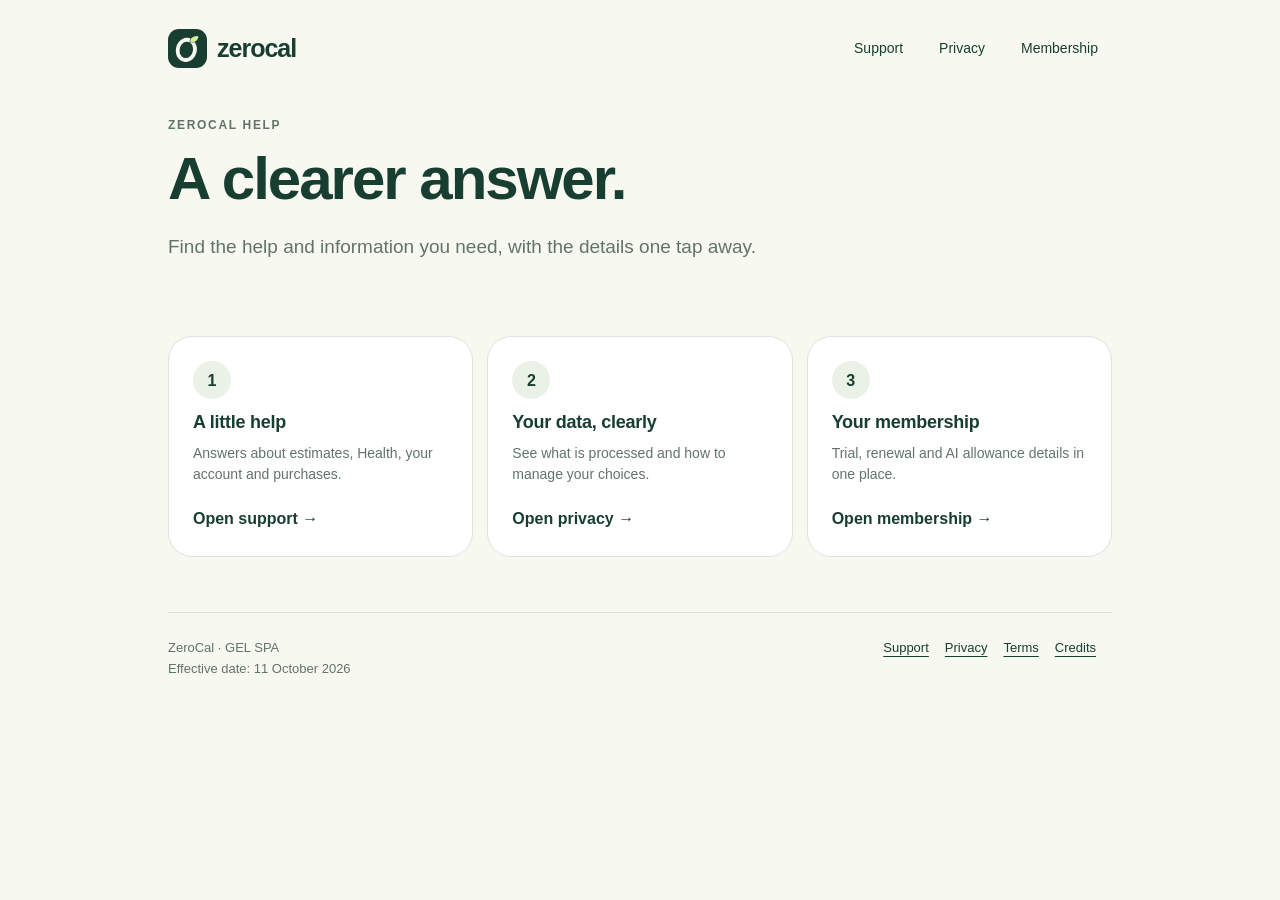
<file: index.html>
<!doctype html>
<html lang="en"><head><meta charset="utf-8"><meta name="viewport" content="width=device-width,initial-scale=1"><meta name="color-scheme" content="light"><meta name="robots" content="index,follow"><meta name="zerocal-policy-version" content="2026-09-10-v1"><meta name="description" content="Find the help and information you need, with the details one tap away."><title>A clearer answer. · ZeroCal</title><link rel="icon" href="assets/zerocal-icon.png"><link rel="stylesheet" href="assets/site.css"><link rel="canonical" href="https://gelspa.github.io/zerocal-support/index.html"></head>
<body><a class="skip" href="#main">Skip to content</a><div class="wrap"><header class="masthead"><a class="brand" href="index.html" aria-label="ZeroCal help home"><img src="assets/zerocal-icon.png" width="39" height="39" alt="">zerocal</a><nav class="navigation" aria-label="Help and legal"><a href="support.html">Support</a><a href="privacy.html">Privacy</a><a href="terms.html">Membership</a></nav></header><main id="main"><section class="hero"><p class="eyebrow">ZeroCal help</p><h1>A clearer answer.</h1><p class="lede">Find the help and information you need, with the details one tap away.</p></section><div class="cards"><a class="card page-link" href="support.html"><span class="number">1</span><h2>A little help</h2><p>Answers about estimates, Health, your account and purchases.</p><span>Open support →</span></a><a class="card page-link" href="privacy.html"><span class="number">2</span><h2>Your data, clearly</h2><p>See what is processed and how to manage your choices.</p><span>Open privacy →</span></a><a class="card page-link" href="terms.html"><span class="number">3</span><h2>Your membership</h2><p>Trial, renewal and AI allowance details in one place.</p><span>Open membership →</span></a></div></main><footer class="foot"><div>ZeroCal · GEL SPA<br>Effective date: 11 October 2026</div><div><a href="support.html">Support</a><a href="privacy.html">Privacy</a><a href="terms.html">Terms</a><a href="third-party.html">Credits</a></div></footer></div></body></html>
</file>
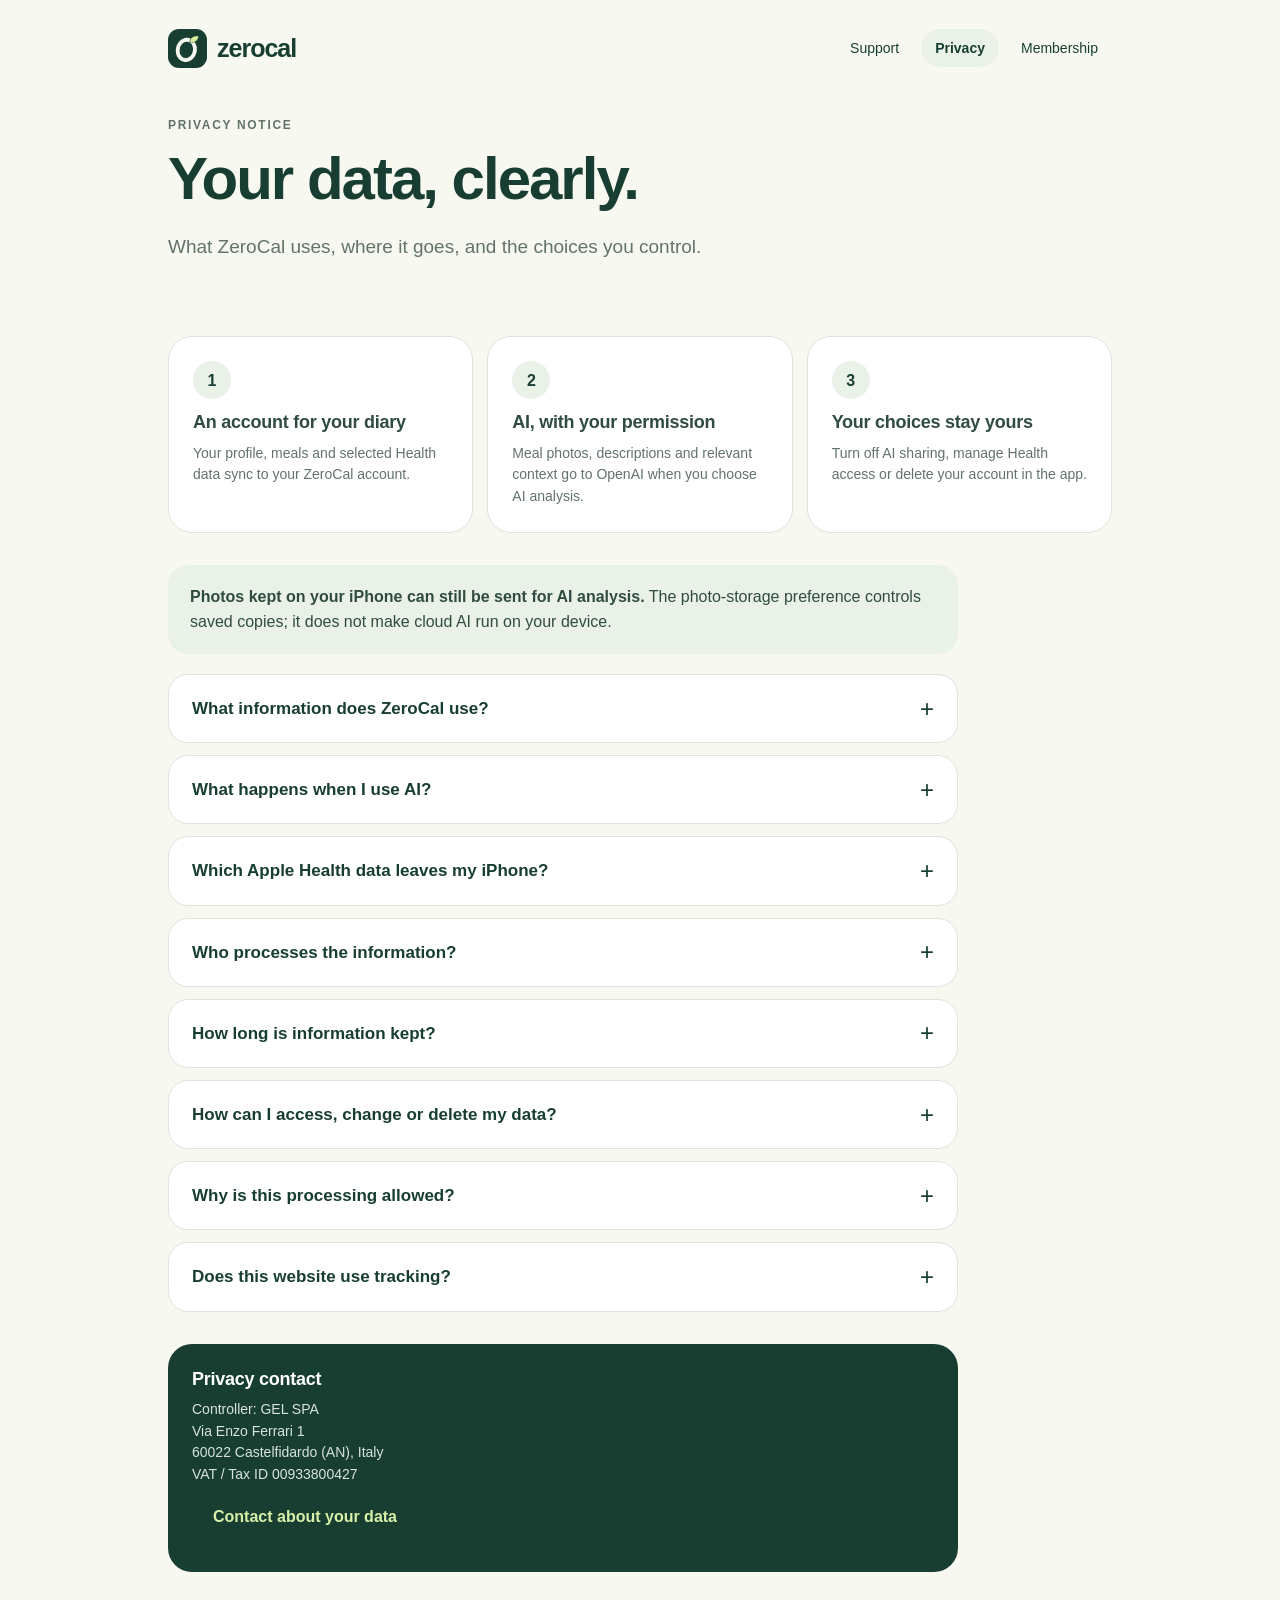
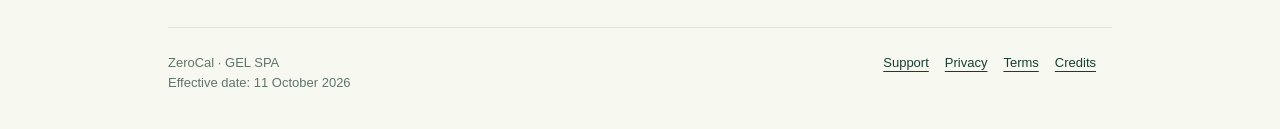
<file: privacy.html>
<!doctype html>
<html lang="en"><head><meta charset="utf-8"><meta name="viewport" content="width=device-width,initial-scale=1"><meta name="color-scheme" content="light"><meta name="robots" content="index,follow"><meta name="zerocal-policy-version" content="2026-09-10-v1"><meta name="description" content="What ZeroCal uses, where it goes, and the choices you control."><title>Your data, clearly. · ZeroCal</title><link rel="icon" href="assets/zerocal-icon.png"><link rel="stylesheet" href="assets/site.css"><link rel="canonical" href="https://gelspa.github.io/zerocal-support/privacy.html"></head>
<body><a class="skip" href="#main">Skip to content</a><div class="wrap"><header class="masthead"><a class="brand" href="index.html" aria-label="ZeroCal help home"><img src="assets/zerocal-icon.png" width="39" height="39" alt="">zerocal</a><nav class="navigation" aria-label="Help and legal"><a href="support.html">Support</a><a href="privacy.html" aria-current="page">Privacy</a><a href="terms.html">Membership</a></nav></header><main id="main"><section class="hero"><p class="eyebrow">Privacy notice</p><h1>Your data, clearly.</h1><p class="lede">What ZeroCal uses, where it goes, and the choices you control.</p></section><div class="cards"><article class="card"><span class="number">1</span><h2>An account for your diary</h2><p>Your profile, meals and selected Health data sync to your ZeroCal account.</p></article><article class="card"><span class="number">2</span><h2>AI, with your permission</h2><p>Meal photos, descriptions and relevant context go to OpenAI when you choose AI analysis.</p></article><article class="card"><span class="number">3</span><h2>Your choices stay yours</h2><p>Turn off AI sharing, manage Health access or delete your account in the app.</p></article></div><div class="content"><div class="note"><p><strong>Photos kept on your iPhone can still be sent for AI analysis.</strong> The photo-storage preference controls saved copies; it does not make cloud AI run on your device.</p></div><details><summary>What information does ZeroCal use?</summary><div class="answer"><div class="table-scroll"><table><thead><tr><th>Information</th><th>Why it is used</th></tr></thead><tbody>
<tr><td>Account and profile</td><td>Email, account identifier, optional display name, date of birth/age, body measurements, goals and food preferences support sign-in, tracking and a personalized plan.</td></tr>
<tr><td>Your journal</td><td>Meal descriptions, ingredients, portions, nutrition, saved photos, exercise and weight entries provide your diary and progress history. Account records use cloud storage; the app also keeps local drafts and caches.</td></tr>
<tr><td>AI requests</td><td>Selected meal photos or labels, descriptions, clarification answers, coach messages and relevant nutrition context are processed to estimate food or respond to your request.</td></tr>
<tr><td>Apple Health</td><td>With your permission, steps, active energy and weight can sync to your account. Other supported Health readings are shown on this iPhone, as described below.</td></tr>
<tr><td>Purchases and usage</td><td>Signed Apple transaction details, product and subscription status, account binding and AI request/cost records verify access, enforce the allowance and prevent duplicate or abusive requests. We do not receive your payment-card details.</td></tr>
<tr><td>Support and service records</td><td>Information you send to support, plus technical connection, security and error records, helps operate the service and resolve problems.</td></tr>
</tbody></table></div></div></details><details><summary>What happens when I use AI?</summary><div class="answer"><p>Before AI sharing is enabled, ZeroCal asks for permission to send the information needed for your request to <strong>OpenAI</strong> through ZeroCal's cloud service. Relevant context may include meal records, nutrition totals, preferences and goals. Avoid including other people's information or details that are not needed.</p><p>New photo, label and text analyses, follow-up clarifications and AI coaching use cloud processing. Native voice input is transcribed on the iPhone; submitting that description for AI sends the resulting text. Older cloud-transcription clients may send audio for processing.</p><p>You can turn sharing off in <strong>You → Privacy &amp; your data</strong>. This stops new AI requests through that account's setting on this device; it does not retract requests already processed. Manual logging, searches and saved-food reuse remain available under your membership.</p><p>AI responses are estimates. Photo meals are added to your diary automatically; check the food and portion there. Review other estimates before saving. They are not medical diagnoses or decisions about access to care.</p></div></details><details><summary>Which Apple Health data leaves my iPhone?</summary><div class="answer"><p><strong>Steps, active energy and weight</strong> can be copied into your ZeroCal account after you connect Apple Health.</p><p>ZeroCal writes to Apple Health only if you turn on <strong>Save meals to Apple Health</strong> in ZeroCal's Apple Health settings. It is optional and off until you turn it on, and Apple Health asks for your permission separately. While it is on, each meal in your diary is saved to Apple Health with its name, how it was logged and its energy, protein, carbohydrate, fat, fibre, sugar and sodium when that diary day refreshes on this iPhone. A value ZeroCal does not know is left out. ZeroCal does not write water or weight. Other apps you allow to read nutrition in Apple Health can see these records. Turning the setting off stops new saves, and you can then remove the meals ZeroCal saved.</p><p>Other supported readings—including glucose, sleep, resting energy, body composition, resting heart rate, heart-rate variability, water and workouts—are read for the Health views on this iPhone and are not synced to ZeroCal's cloud. Optional GLP-1/appetite notes and glucose check-in preferences are kept locally, separately for each ZeroCal account.</p><p>Use Apple Health's app-permission settings to choose individual data types. Disconnecting in ZeroCal stops new reads for that account, but does not automatically erase information already imported. Deleting your ZeroCal account does not delete the source records in Apple Health or meals ZeroCal saved there; remove those in ZeroCal first, or in Apple Health.</p><p>Health readings may be incomplete or delayed. ZeroCal does not replace your sensor's app, glucose alarms or medical care. Health data is not used for advertising in ZeroCal.</p></div></details><details><summary>Who processes the information?</summary><div class="answer"><ul><li><strong>Supabase</strong> provides the account, database, saved-photo storage and server functions used by ZeroCal.</li><li><strong>OpenAI</strong> processes information sent for AI features.</li><li><strong>Apple</strong> handles App Store purchases and subscription management, and supplies signed transaction information. Apple and Google also process sign-in if you choose those sign-in options.</li><li><strong>GitHub Pages</strong> hosts these static help and policy pages. GitHub may process technical connection information to deliver and secure the pages. No app account, health journal or AI service is hosted on these pages.</li><li><strong>Support and infrastructure providers</strong> process messages and technical records needed to deliver the service.</li></ul><p>The current app does not include advertising tracking. Information can also be disclosed when needed to comply with a binding legal obligation or protect the security of the service.</p><p>Provider details and international processing: The primary ZeroCal account database is configured in Supabase’s London region. Server functions, AI processing, website delivery and provider support may involve other countries, including the United States. ZeroCal does not promise EU-only processing or zero retention. Service-provider processing is subject to their applicable data-processing terms and safeguards; contact GEL SPA for details or a copy of the safeguards relevant to your request.</p><p><a href="https://developers.openai.com/api/docs/guides/your-data">OpenAI API data controls</a> · <a href="https://supabase.com/privacy">Supabase privacy</a> · <a href="https://www.apple.com/legal/privacy/">Apple privacy</a> · <a href="https://policies.google.com/privacy">Google privacy</a> · <a href="https://docs.github.com/en/site-policy/privacy-policies/github-general-privacy-statement">GitHub privacy</a></p></div></details><details><summary>How long is information kept?</summary><div class="answer"><p>Your account profile, diary and saved cloud photos are kept to provide your account until you remove them or delete the account. The account-deletion flow removes saved cloud photos and deletes the account and associated records. Cost-enforcement records can remain with their account identifier removed.</p><p>Removing your account does not erase Apple's purchase records or copies you exported yourself. Support, security, purchase-compliance and backup records have different retention needs:</p><p>Account data remains available while the account exists, unless you remove it. Support correspondence is kept to handle the request and any related dispute or legal obligation. Purchase and security records are kept for access verification, abuse prevention and applicable record-keeping duties. The current service does not set a single automatic deletion period for all security, cost or support records. When an account is deleted, the processing-cost ledger can remain with its account link removed. Provider security logs and backup copies follow the relevant provider retention settings and are not guaranteed to disappear at the same time as the live account. Contact GEL SPA for a data-specific retention or deletion request.</p><p>AI requests use OpenAI's API. ZeroCal requests that Responses API output not be stored as retrievable application state, but this does not mean zero provider retention. OpenAI's standard API policy includes abuse-monitoring retention and applicable exceptions. See <a href="https://developers.openai.com/api/docs/guides/your-data">the provider's data controls</a>; ZeroCal does not promise that every copy disappears immediately.</p></div></details><details><summary>How can I access, change or delete my data?</summary><div class="answer"><p>You can edit your profile and meals in the app. Use <strong>You → Account → Delete account</strong> to request permanent deletion of the signed-in account. This action is separate from canceling your Apple subscription; <a href="https://support.apple.com/en-us/118428">cancel through Apple</a> if you also want billing to stop.</p><p>Contact support to request a copy of your account data or exercise applicable access, correction, deletion, restriction, objection or portability rights. We may need to verify that the account belongs to you. Depending on where you live, you may also complain to your data-protection authority. Withdrawing consent does not undo processing that already took place.</p><p>The app's export for a previous on-device journal is not a complete export of every cloud record; support handles broader account-data requests.</p></div></details><details><summary>Why is this processing allowed?</summary><div class="answer"><p>Account, purchase and service operations are needed to provide the membership you request. Security and abuse controls protect the service and its users; some purchase or security records may be needed for legal obligations.</p><p>Optional Health access and AI sharing have separate controls. Choosing not to enable them does not grant permission to send that information.</p><p>We process account and subscription information to provide the service you request and meet applicable legal obligations. Security and abuse controls support our legitimate interest in protecting the service. Before opening or creating your cloud nutrition journal, ZeroCal asks you to expressly allow GEL SPA to store and process your nutrition and health information, and records the accepted policy version and time for your account. You may decline; the cloud journal stays unavailable without this permission. Apple Health access and AI sharing with OpenAI require separate choices. Sign out to stop new syncing on the device, or use Account to delete your cloud data; contact GEL SPA to withdraw consent or make a data request. Withdrawal does not undo processing that has already taken place.</p><p>ZeroCal is designed for adults aged 18 and over. If a child's information has been provided in error, contact us so that we can review and remove it where appropriate.</p></div></details><details><summary>Does this website use tracking?</summary><div class="answer"><p>These help pages do not set analytics or advertising cookies and contain no analytics scripts. GitHub Pages may receive standard connection information such as IP address, browser and requested page to deliver and secure this site. External links take you to providers with their own policies.</p><p>If the site later adds forms, analytics or other processing, this notice must be updated before those features are enabled.</p></div></details><section class="card contact"><h2>Privacy contact</h2><p>Controller: GEL SPA<br>Via Enzo Ferrari 1<br>60022 Castelfidardo (AN), Italy<br>VAT / Tax ID 00933800427</p><a class="button" href="mailto:info@gel.it">Contact about your data</a></section></div></main><footer class="foot"><div>ZeroCal · GEL SPA<br>Effective date: 11 October 2026</div><div><a href="support.html">Support</a><a href="privacy.html">Privacy</a><a href="terms.html">Terms</a><a href="third-party.html">Credits</a></div></footer></div></body></html>
</file>
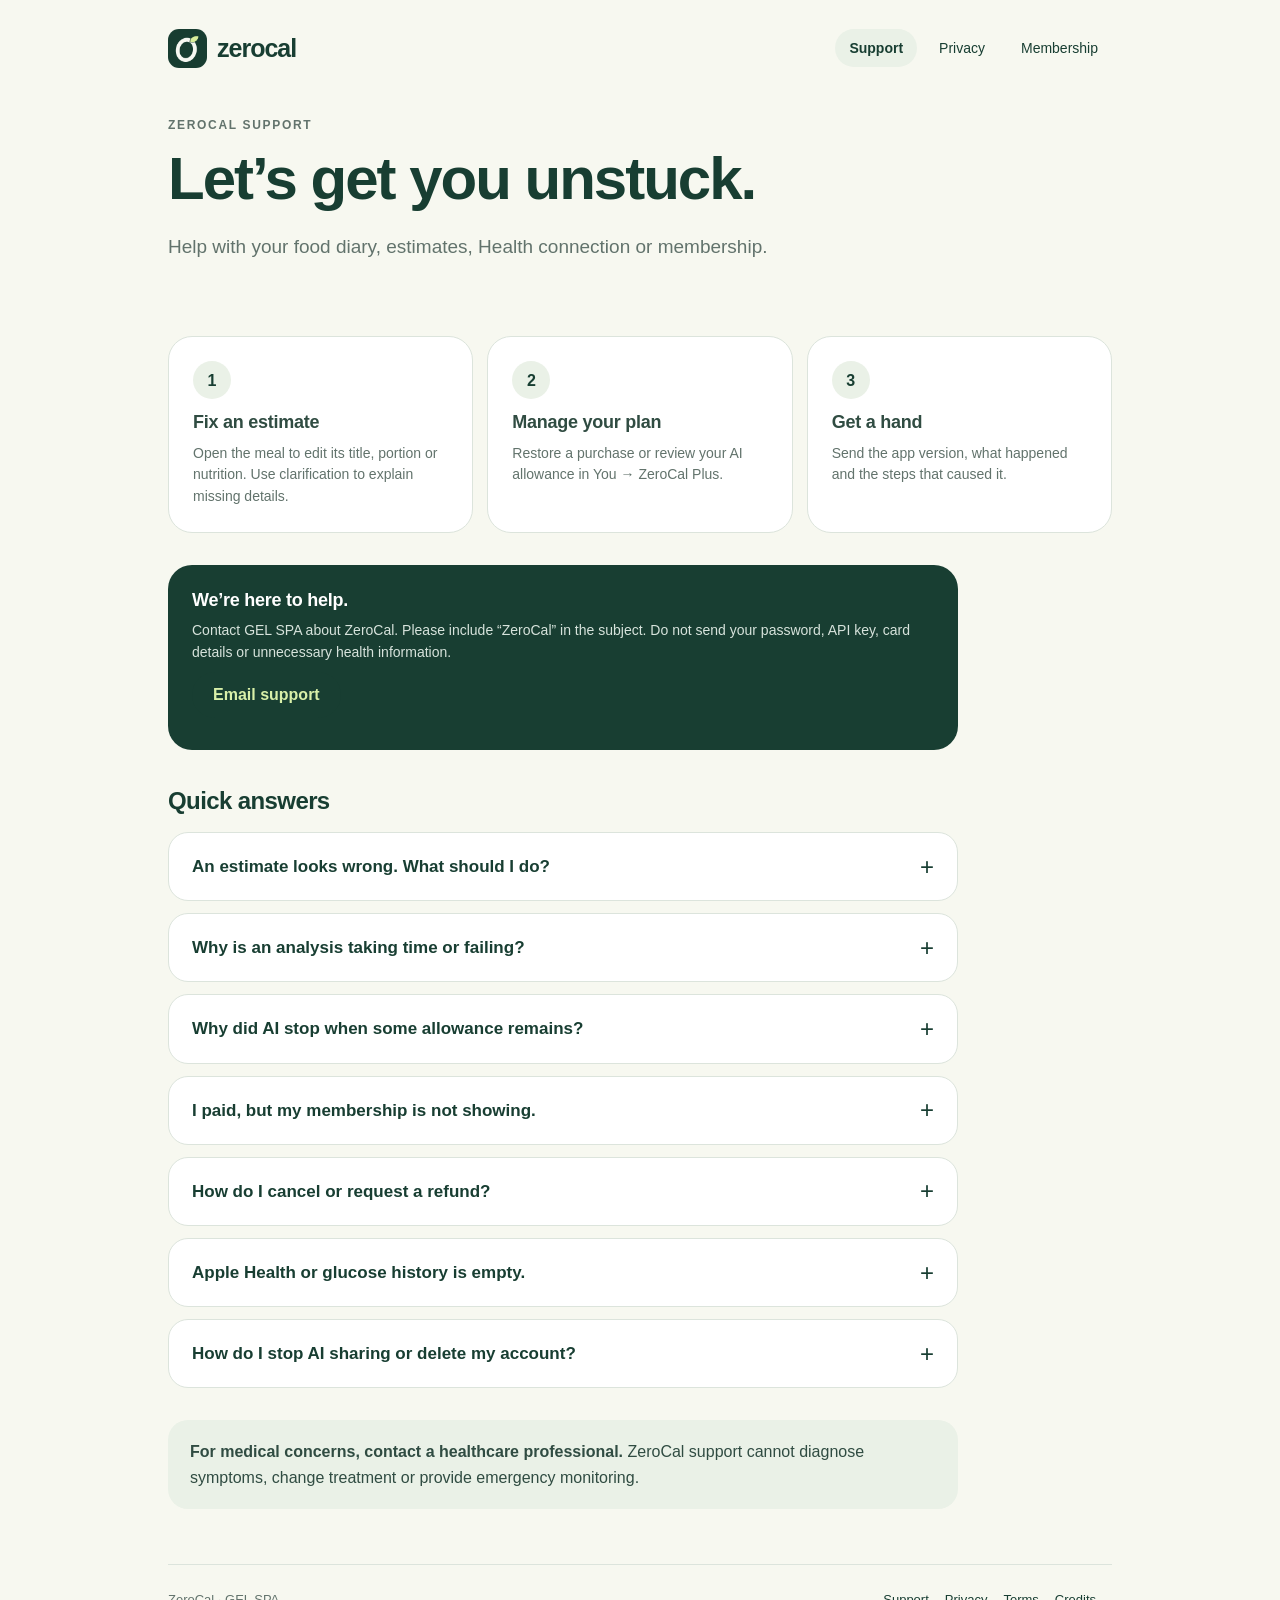
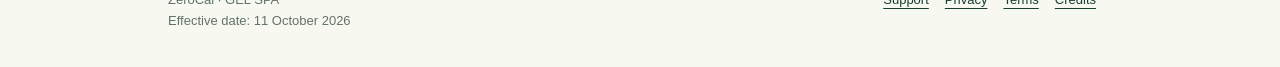
<file: support.html>
<!doctype html>
<html lang="en"><head><meta charset="utf-8"><meta name="viewport" content="width=device-width,initial-scale=1"><meta name="color-scheme" content="light"><meta name="robots" content="index,follow"><meta name="zerocal-policy-version" content="2026-09-10-v1"><meta name="description" content="Help with your food diary, estimates, Health connection or membership."><title>Let’s get you unstuck. · ZeroCal</title><link rel="icon" href="assets/zerocal-icon.png"><link rel="stylesheet" href="assets/site.css"><link rel="canonical" href="https://gelspa.github.io/zerocal-support/support.html"></head>
<body><a class="skip" href="#main">Skip to content</a><div class="wrap"><header class="masthead"><a class="brand" href="index.html" aria-label="ZeroCal help home"><img src="assets/zerocal-icon.png" width="39" height="39" alt="">zerocal</a><nav class="navigation" aria-label="Help and legal"><a href="support.html" aria-current="page">Support</a><a href="privacy.html">Privacy</a><a href="terms.html">Membership</a></nav></header><main id="main"><section class="hero"><p class="eyebrow">ZeroCal support</p><h1>Let’s get you unstuck.</h1><p class="lede">Help with your food diary, estimates, Health connection or membership.</p></section><div class="cards"><article class="card"><span class="number">1</span><h2>Fix an estimate</h2><p>Open the meal to edit its title, portion or nutrition. Use clarification to explain missing details.</p></article><article class="card"><span class="number">2</span><h2>Manage your plan</h2><p>Restore a purchase or review your AI allowance in You → ZeroCal Plus.</p></article><article class="card"><span class="number">3</span><h2>Get a hand</h2><p>Send the app version, what happened and the steps that caused it.</p></article></div><div class="content"><section class="card contact"><h2>We’re here to help.</h2><p>Contact GEL SPA about ZeroCal. Please include “ZeroCal” in the subject. Do not send your password, API key, card details or unnecessary health information.</p><a class="button" href="mailto:info@gel.it">Email support</a></section><section class="section"><h2>Quick answers</h2><details><summary>An estimate looks wrong. What should I do?</summary><div class="answer"><p>Open the meal and check its ingredients and portion. Photo meals are added automatically, so open the meal in your diary to correct the portion or ingredients. Before saving a text or label analysis, use the clarification option to explain what you ate, how much, and whether a weight is raw or cooked. You can also edit the estimate manually.</p><p>Photos cannot reliably reveal hidden oils, exact ingredients or weighed portions. Nutrition labels, measured portions and clear descriptions help. Do not rely on an estimate for medication or clinical decisions.</p></div></details><details><summary>Why is an analysis taking time or failing?</summary><div class="answer"><p>A complex photo or description can need more processing. A weak connection can also interrupt the request. If the app reports a failure, preserve your description and check the connection before trying again. Manual logging and saved meals are alternatives while AI is unavailable.</p><p>If it keeps happening, send support your app version, device model, approximate time and the on-screen error. Include a screenshot only if you are comfortable sharing its contents. Repeated attempts can use AI allowance when processing has already started.</p></div></details><details><summary>Why did AI stop when some allowance remains?</summary><div class="answer"><p>A new analysis must fit within the available allowance before it starts. A complex request may need more than the amount left. Daily limits also apply.</p><p>Open <strong>You → ZeroCal Plus</strong> for the allowance and reset date. Paid allowance refreshes monthly. Your plan determines the reset date shown in the app. Your saved meals, searches, barcode lookup and manual logging remain available while your membership is active. <a href="terms.html#allowance">Read the allowance details</a>.</p></div></details><details><summary>I paid, but my membership is not showing.</summary><div class="answer"><p>Sign in to the same ZeroCal account you used for the purchase and check that your iPhone uses the Apple Account that made it. Open <strong>You → ZeroCal Plus → Restore purchases</strong>.</p><p>A pending Apple payment or Ask to Buy approval does not grant active access until approved. If restoration still fails, contact support with the order reference and error message. Never send your Apple password. A purchase is tied to its original ZeroCal account; it does not automatically move to a newly created account.</p></div></details><details><summary>How do I cancel or request a refund?</summary><div class="answer"><p>On iPhone, open <strong>Settings → your name → Subscriptions → ZeroCal</strong>, then choose the cancellation option. Apple recommends canceling at least 24 hours before a free trial ends if you do not want to be charged.</p><p>Deleting ZeroCal or your ZeroCal account does not cancel an Apple subscription. Apple manages App Store refunds; eligibility depends on the transaction and applicable rights.</p><p><a href="https://support.apple.com/en-us/118428">Apple cancellation instructions</a> · <a href="https://reportaproblem.apple.com/">Request a refund from Apple</a></p></div></details><details><summary>Apple Health or glucose history is empty.</summary><div class="answer"><p>Open ZeroCal's Apple Health settings and connect or update access. In Apple Health, check the data types shared with ZeroCal and whether the source app has recorded any readings.</p><p>Apple keeps read permissions private, so an empty result does not tell ZeroCal whether access was denied or no reading exists. A glucose sensor's own app must share readings with Apple Health, and those readings may arrive later. Use the sensor's app for current readings and medical alerts.</p></div></details><details><summary>How do I stop AI sharing or delete my account?</summary><div class="answer"><p>Open <strong>You → Privacy &amp; your data</strong> to turn off AI sharing. Manage individual Health permissions in Apple Health.</p><p>For deletion, open <strong>You → Account → Delete account</strong>. Review which account is signed in first. Deletion is permanent and does not cancel Apple billing. If you cannot sign in, contact support for account recovery or a verified data request. <a href="privacy.html">Read the privacy notice</a>.</p></div></details></section><div class="note"><p><strong>For medical concerns, contact a healthcare professional.</strong> ZeroCal support cannot diagnose symptoms, change treatment or provide emergency monitoring.</p></div></div></main><footer class="foot"><div>ZeroCal · GEL SPA<br>Effective date: 11 October 2026</div><div><a href="support.html">Support</a><a href="privacy.html">Privacy</a><a href="terms.html">Terms</a><a href="third-party.html">Credits</a></div></footer></div></body></html>
</file>
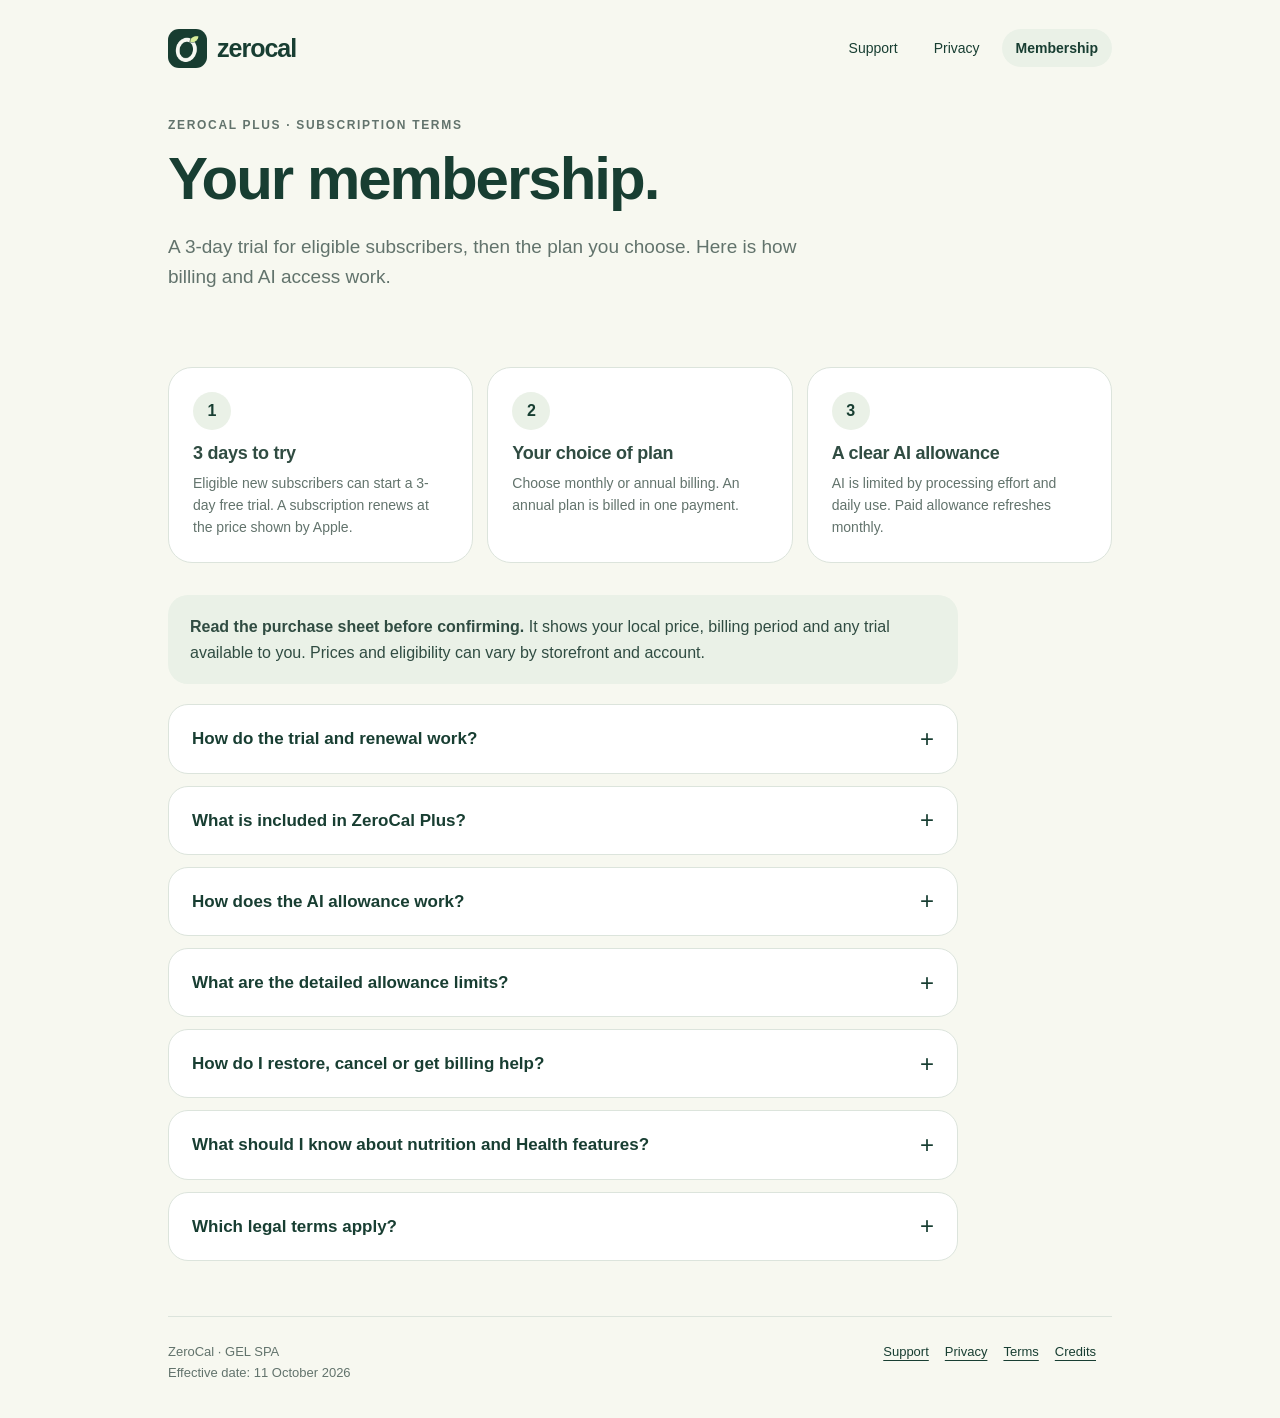
<file: terms.html>
<!doctype html>
<html lang="en"><head><meta charset="utf-8"><meta name="viewport" content="width=device-width,initial-scale=1"><meta name="color-scheme" content="light"><meta name="robots" content="index,follow"><meta name="zerocal-policy-version" content="2026-09-10-v1"><meta name="description" content="A 3-day trial for eligible subscribers, then the plan you choose. Here is how billing and AI access work."><title>Your membership. · ZeroCal</title><link rel="icon" href="assets/zerocal-icon.png"><link rel="stylesheet" href="assets/site.css"><link rel="canonical" href="https://gelspa.github.io/zerocal-support/terms.html"></head>
<body><a class="skip" href="#main">Skip to content</a><div class="wrap"><header class="masthead"><a class="brand" href="index.html" aria-label="ZeroCal help home"><img src="assets/zerocal-icon.png" width="39" height="39" alt="">zerocal</a><nav class="navigation" aria-label="Help and legal"><a href="support.html">Support</a><a href="privacy.html">Privacy</a><a href="terms.html" aria-current="page">Membership</a></nav></header><main id="main"><section class="hero"><p class="eyebrow">ZeroCal Plus · Subscription terms</p><h1>Your membership.</h1><p class="lede">A 3-day trial for eligible subscribers, then the plan you choose. Here is how billing and AI access work.</p></section><div class="cards"><article class="card"><span class="number">1</span><h2>3 days to try</h2><p>Eligible new subscribers can start a 3-day free trial. A subscription renews at the price shown by Apple.</p></article><article class="card"><span class="number">2</span><h2>Your choice of plan</h2><p>Choose monthly or annual billing. An annual plan is billed in one payment.</p></article><article class="card"><span class="number">3</span><h2>A clear AI allowance</h2><p>AI is limited by processing effort and daily use. Paid allowance refreshes monthly.</p></article></div><div class="content"><div class="note"><p><strong>Read the purchase sheet before confirming.</strong> It shows your local price, billing period and any trial available to you. Prices and eligibility can vary by storefront and account.</p></div><details><summary>How do the trial and renewal work?</summary><div class="answer"><p>ZeroCal Plus is an auto-renewable App Store subscription. Eligible new subscribers receive a <strong>3-day free trial</strong> on the monthly or annual plan, followed by the localized price and period shown before purchase. If Apple determines that you are not eligible, no free trial is promised.</p><p>Both plans belong to the same subscription group. Changing plans or reinstalling the app does not create a new trial. The trial has a separate, limited AI allowance.</p><p>Apple charges your Apple Account and manages renewals. Cancel at least 24 hours before the trial ends if you do not want to be charged, following <a href="https://support.apple.com/en-us/118428">Apple's cancellation instructions</a>. Cancellation and refund rights vary by location; nothing here limits applicable consumer rights.</p></div></details><details><summary>What is included in ZeroCal Plus?</summary><div class="answer"><p>An active membership provides the food diary, manual and saved-food logging, product/barcode lookup, progress views and available Health connections, plus a limited AI allowance for new analyses and coaching.</p><p>Food and activity data depend on what you enter, your permissions, supported devices and external data sources. A subscription does not guarantee a particular nutrition result, weight change, medical outcome or level of estimation accuracy.</p><p>Family sharing is not enabled for these plans. Purchase access is associated with the ZeroCal account used to subscribe.</p></div></details><details id="allowance"><summary>How does the AI allowance work?</summary><div class="answer"><p>New photo, nutrition-label and text analyses, follow-up clarifications and AI coaching use allowance. More complex requests can use more. The allowance is <strong>not a fixed number of scans</strong>, and no number of daily AI meals is guaranteed.</p><p>Paid allowance resets <strong>monthly</strong>. For a monthly subscription, it follows your verified paid billing period. An annual plan divides its year into 12 monthly allowance periods, starting from the annual paid term; dates adjust for shorter months. Check the reset date shown in the app. The trial has one separate allowance for its verified trial duration. Unused allowance does not roll over, and an annual purchase does not unlock a year's AI capacity at once.</p><p>Daily limits and a one-at-a-time analysis limit apply. Before processing begins, enough allowance must remain for the request to complete. The app may therefore stop an analysis even while the meter shows some allowance left.</p><p>Searches, saved-food reuse, manual edits and on-device voice transcription do not use AI generation allowance. Sending the transcribed text for an AI estimate does.</p><p>There are <strong>no automatic AI overage charges</strong>. While your membership remains active, manual logging, saved meals and barcode lookup continue when AI allowance is exhausted.</p></div></details><details><summary>What are the detailed allowance limits?</summary><div class="answer"><p>The limits below describe the current plan's processing allowance. Dollar amounts measure the provider processing budget, <strong>not extra charges, cash credit or a guaranteed scan count</strong>. The app shows your remaining allowance and reset date.</p><div class="table-scroll"><table><thead><tr><th>Limit</th><th>Paid membership</th><th>3-day trial</th></tr></thead><tbody><tr><td>AI processing allowance</td><td>US$3 per monthly allowance period</td><td>US$1 total</td></tr><tr><td>Processing per rolling 24 hours</td><td>US$1.10</td><td>US$0.60</td></tr><tr><td>All AI requests per rolling 24 hours</td><td>Up to 12</td><td>Up to 5</td></tr><tr><td>Meal-analysis request ceiling</td><td>120 per monthly allowance period</td><td>9 total</td></tr><tr><td>Other AI request ceiling</td><td>120 per monthly allowance period</td><td>9 total</td></tr><tr><td>Simultaneous analyses</td><td>1</td><td>1</td></tr></tbody></table></div><p>The processing allowance can be used up before any request ceiling is reached. A follow-up is another request. An attempt can consume allowance if processing occurred but the connection, result or final cost could not be confirmed. Contact support about repeated failures.</p><p>Service-wide safety limits, outages or maintenance can temporarily make AI unavailable. Your diary and non-AI logging remain the alternatives during active membership. Published plan terms and applicable consumer rights govern any changes to the service.</p></div></details><details><summary>How do I restore, cancel or get billing help?</summary><div class="answer"><p>Use <strong>Restore purchases</strong> in ZeroCal Plus while signed in to the original ZeroCal and Apple accounts. Manage or cancel your plan in Apple's subscription settings. Deleting the app or ZeroCal account does not cancel billing.</p><p><a class="button" href="https://apps.apple.com/account/subscriptions">Manage Apple subscriptions</a><a class="button secondary" href="https://reportaproblem.apple.com/">Ask Apple about a refund</a></p><p>Apple handles App Store refund requests. Contact <a href="support.html">ZeroCal support</a> if your verified purchase is not granting access.</p></div></details><details><summary>What should I know about nutrition and Health features?</summary><div class="answer"><p>ZeroCal is for adults aged 18 and over and supports general nutrition and wellness. Estimates, targets, meal ideas and projections are informational and can be wrong. Photo meals are added to your diary automatically; check their portions and ingredients there. Review other estimates before saving.</p><p>ZeroCal is not a medical device and does not diagnose or treat conditions. GLP-1 notes do not recommend doses or change treatment. Glucose history may be delayed and is not a glucose alarm. Use your clinician and sensor's own app for medical decisions and alerts.</p></div></details><details><summary>Which legal terms apply?</summary><div class="answer"><p>The app license is governed by <a href="https://www.apple.com/legal/internet-services/itunes/dev/stdeula/">Apple's Standard End User License Agreement</a>. These membership details explain ZeroCal's plans and allowance; they do not replace Apple's billing terms or remove mandatory consumer rights.</p><p>Your information is handled as described in the <a href="privacy.html">ZeroCal privacy notice</a>. Use the service for your own authorized account and do not bypass access or usage limits, submit other people's private information without permission, or interfere with the service.</p><p>Service operator: GEL SPA<br>Via Enzo Ferrari 1<br>60022 Castelfidardo (AN), Italy<br>VAT / Tax ID 00933800427</p><p>For questions, <a href="support.html">contact support</a>.</p></div></details></div></main><footer class="foot"><div>ZeroCal · GEL SPA<br>Effective date: 11 October 2026</div><div><a href="support.html">Support</a><a href="privacy.html">Privacy</a><a href="terms.html">Terms</a><a href="third-party.html">Credits</a></div></footer></div></body></html>
</file>
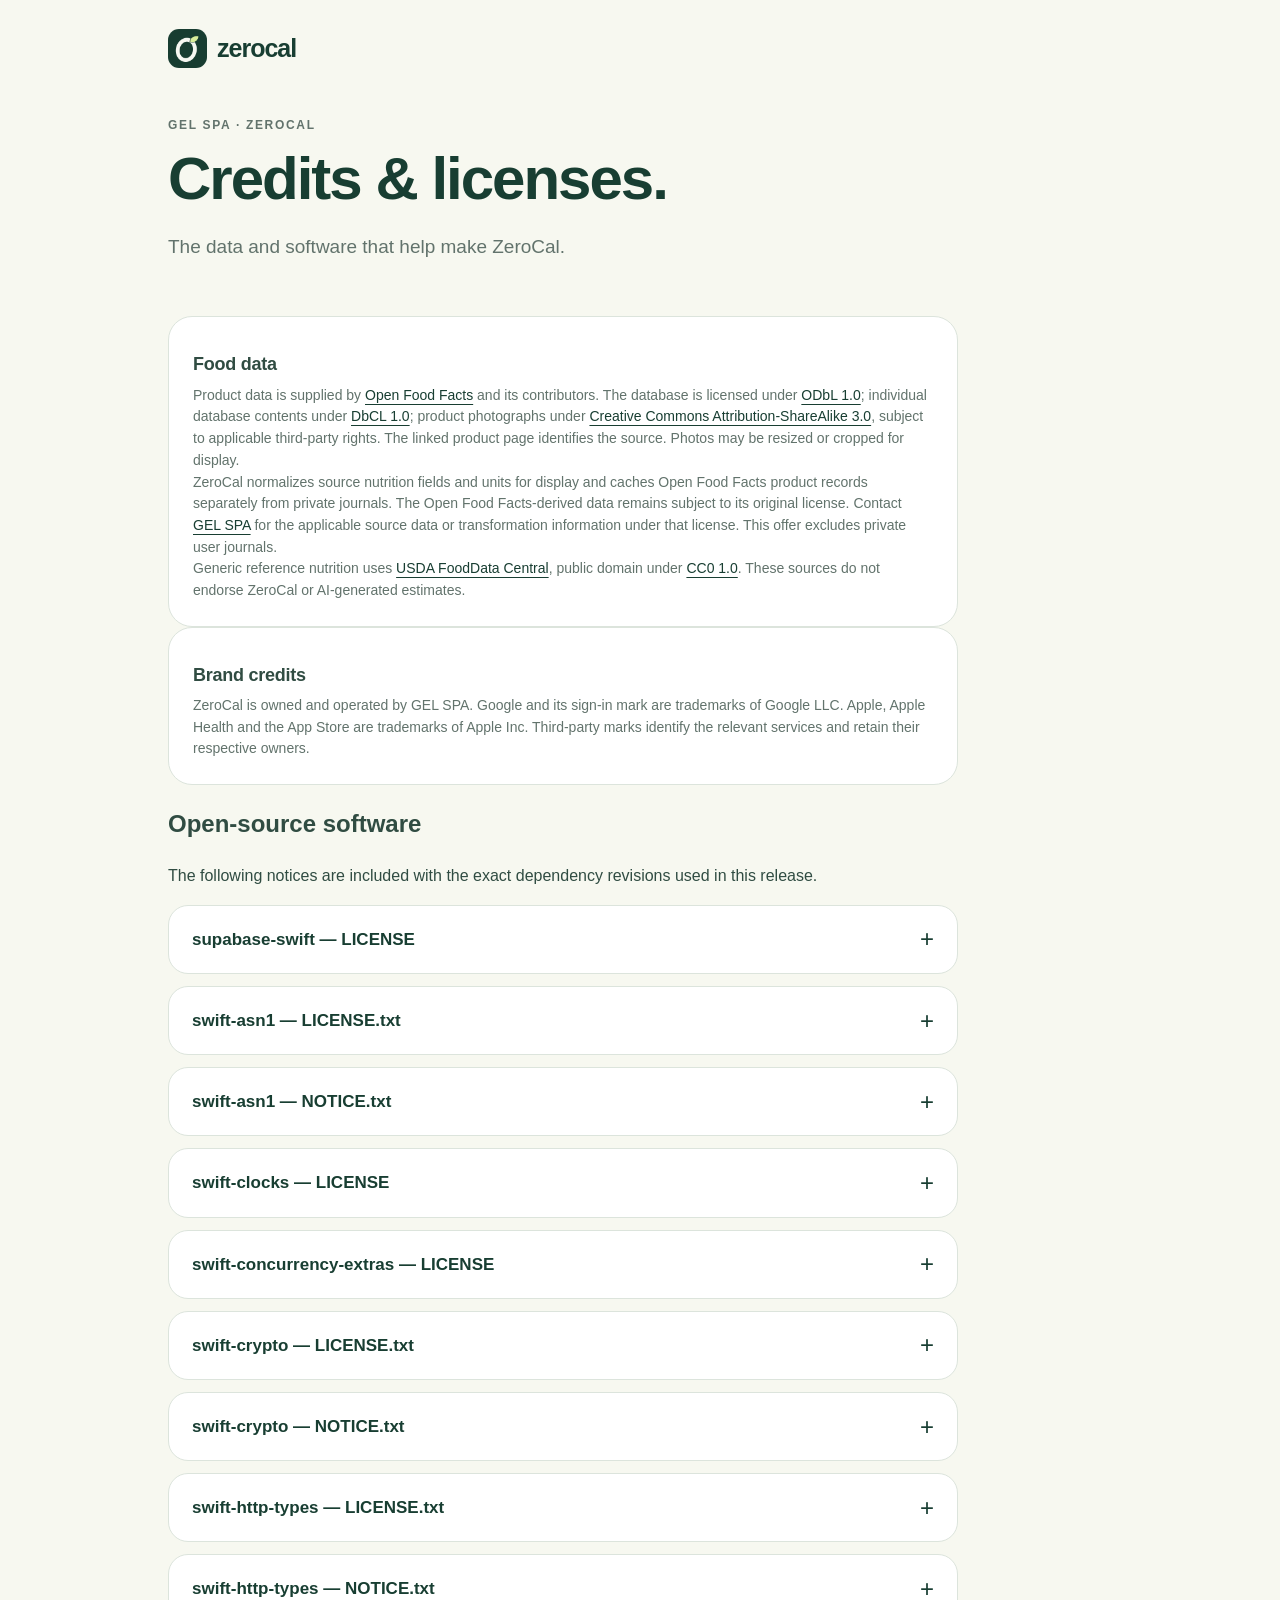
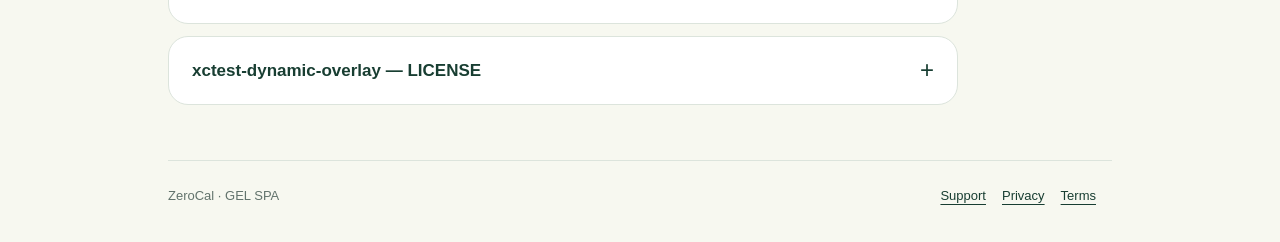
<file: third-party.html>
<!doctype html><html lang="en"><head><meta charset="utf-8"><meta name="viewport" content="width=device-width,initial-scale=1"><title>Credits &amp; licenses · ZeroCal</title><link rel="stylesheet" href="assets/site.css"><link rel="canonical" href="https://gelspa.github.io/zerocal-support/third-party.html"></head><body><div class="wrap"><header class="masthead"><a class="brand" href="index.html"><img src="assets/zerocal-icon.png" width="39" height="39" alt="">zerocal</a></header><main><section class="hero"><p class="eyebrow">GEL SPA · ZeroCal</p><h1>Credits &amp; licenses.</h1><p class="lede">The data and software that help make ZeroCal.</p></section><div class="content"><section class="card"><h2>Food data</h2><p>Product data is supplied by <a href="https://world.openfoodfacts.org/">Open Food Facts</a> and its contributors. The database is licensed under <a href="https://opendatacommons.org/licenses/odbl/1-0/">ODbL 1.0</a>; individual database contents under <a href="https://opendatacommons.org/licenses/dbcl/1-0/">DbCL 1.0</a>; product photographs under <a href="https://creativecommons.org/licenses/by-sa/3.0/">Creative Commons Attribution-ShareAlike 3.0</a>, subject to applicable third-party rights. The linked product page identifies the source. Photos may be resized or cropped for display.</p><p>ZeroCal normalizes source nutrition fields and units for display and caches Open Food Facts product records separately from private journals. The Open Food Facts-derived data remains subject to its original license. Contact <a href="mailto:info@gel.it">GEL SPA</a> for the applicable source data or transformation information under that license. This offer excludes private user journals.</p><p>Generic reference nutrition uses <a href="https://fdc.nal.usda.gov/api-guide/">USDA FoodData Central</a>, public domain under <a href="https://creativecommons.org/publicdomain/zero/1.0/">CC0 1.0</a>. These sources do not endorse ZeroCal or AI-generated estimates.</p></section><section class="card"><h2>Brand credits</h2><p>ZeroCal is owned and operated by GEL SPA. Google and its sign-in mark are trademarks of Google LLC. Apple, Apple Health and the App Store are trademarks of Apple Inc. Third-party marks identify the relevant services and retain their respective owners.</p></section><h2>Open-source software</h2><p>The following notices are included with the exact dependency revisions used in this release.</p><details><summary>supabase-swift — LICENSE</summary><div class="answer"><pre style="white-space:pre-wrap;overflow-wrap:anywhere;font-size:13px">MIT License

Copyright (c) 2021 Supabase

Permission is hereby granted, free of charge, to any person obtaining a copy
of this software and associated documentation files (the &quot;Software&quot;), to deal
in the Software without restriction, including without limitation the rights
to use, copy, modify, merge, publish, distribute, sublicense, and/or sell
copies of the Software, and to permit persons to whom the Software is
furnished to do so, subject to the following conditions:

The above copyright notice and this permission notice shall be included in all
copies or substantial portions of the Software.

THE SOFTWARE IS PROVIDED &quot;AS IS&quot;, WITHOUT WARRANTY OF ANY KIND, EXPRESS OR
IMPLIED, INCLUDING BUT NOT LIMITED TO THE WARRANTIES OF MERCHANTABILITY,
FITNESS FOR A PARTICULAR PURPOSE AND NONINFRINGEMENT. IN NO EVENT SHALL THE
AUTHORS OR COPYRIGHT HOLDERS BE LIABLE FOR ANY CLAIM, DAMAGES OR OTHER
LIABILITY, WHETHER IN AN ACTION OF CONTRACT, TORT OR OTHERWISE, ARISING FROM,
OUT OF OR IN CONNECTION WITH THE SOFTWARE OR THE USE OR OTHER DEALINGS IN THE
SOFTWARE.
</pre></div></details><details><summary>swift-asn1 — LICENSE.txt</summary><div class="answer"><pre style="white-space:pre-wrap;overflow-wrap:anywhere;font-size:13px">
                                 Apache License
                           Version 2.0, January 2004
                        http://www.apache.org/licenses/

   TERMS AND CONDITIONS FOR USE, REPRODUCTION, AND DISTRIBUTION

   1. Definitions.

      &quot;License&quot; shall mean the terms and conditions for use, reproduction,
      and distribution as defined by Sections 1 through 9 of this document.

      &quot;Licensor&quot; shall mean the copyright owner or entity authorized by
      the copyright owner that is granting the License.

      &quot;Legal Entity&quot; shall mean the union of the acting entity and all
      other entities that control, are controlled by, or are under common
      control with that entity. For the purposes of this definition,
      &quot;control&quot; means (i) the power, direct or indirect, to cause the
      direction or management of such entity, whether by contract or
      otherwise, or (ii) ownership of fifty percent (50%) or more of the
      outstanding shares, or (iii) beneficial ownership of such entity.

      &quot;You&quot; (or &quot;Your&quot;) shall mean an individual or Legal Entity
      exercising permissions granted by this License.

      &quot;Source&quot; form shall mean the preferred form for making modifications,
      including but not limited to software source code, documentation
      source, and configuration files.

      &quot;Object&quot; form shall mean any form resulting from mechanical
      transformation or translation of a Source form, including but
      not limited to compiled object code, generated documentation,
      and conversions to other media types.

      &quot;Work&quot; shall mean the work of authorship, whether in Source or
      Object form, made available under the License, as indicated by a
      copyright notice that is included in or attached to the work
      (an example is provided in the Appendix below).

      &quot;Derivative Works&quot; shall mean any work, whether in Source or Object
      form, that is based on (or derived from) the Work and for which the
      editorial revisions, annotations, elaborations, or other modifications
      represent, as a whole, an original work of authorship. For the purposes
      of this License, Derivative Works shall not include works that remain
      separable from, or merely link (or bind by name) to the interfaces of,
      the Work and Derivative Works thereof.

      &quot;Contribution&quot; shall mean any work of authorship, including
      the original version of the Work and any modifications or additions
      to that Work or Derivative Works thereof, that is intentionally
      submitted to Licensor for inclusion in the Work by the copyright owner
      or by an individual or Legal Entity authorized to submit on behalf of
      the copyright owner. For the purposes of this definition, &quot;submitted&quot;
      means any form of electronic, verbal, or written communication sent
      to the Licensor or its representatives, including but not limited to
      communication on electronic mailing lists, source code control systems,
      and issue tracking systems that are managed by, or on behalf of, the
      Licensor for the purpose of discussing and improving the Work, but
      excluding communication that is conspicuously marked or otherwise
      designated in writing by the copyright owner as &quot;Not a Contribution.&quot;

      &quot;Contributor&quot; shall mean Licensor and any individual or Legal Entity
      on behalf of whom a Contribution has been received by Licensor and
      subsequently incorporated within the Work.

   2. Grant of Copyright License. Subject to the terms and conditions of
      this License, each Contributor hereby grants to You a perpetual,
      worldwide, non-exclusive, no-charge, royalty-free, irrevocable
      copyright license to reproduce, prepare Derivative Works of,
      publicly display, publicly perform, sublicense, and distribute the
      Work and such Derivative Works in Source or Object form.

   3. Grant of Patent License. Subject to the terms and conditions of
      this License, each Contributor hereby grants to You a perpetual,
      worldwide, non-exclusive, no-charge, royalty-free, irrevocable
      (except as stated in this section) patent license to make, have made,
      use, offer to sell, sell, import, and otherwise transfer the Work,
      where such license applies only to those patent claims licensable
      by such Contributor that are necessarily infringed by their
      Contribution(s) alone or by combination of their Contribution(s)
      with the Work to which such Contribution(s) was submitted. If You
      institute patent litigation against any entity (including a
      cross-claim or counterclaim in a lawsuit) alleging that the Work
      or a Contribution incorporated within the Work constitutes direct
      or contributory patent infringement, then any patent licenses
      granted to You under this License for that Work shall terminate
      as of the date such litigation is filed.

   4. Redistribution. You may reproduce and distribute copies of the
      Work or Derivative Works thereof in any medium, with or without
      modifications, and in Source or Object form, provided that You
      meet the following conditions:

      (a) You must give any other recipients of the Work or
          Derivative Works a copy of this License; and

      (b) You must cause any modified files to carry prominent notices
          stating that You changed the files; and

      (c) You must retain, in the Source form of any Derivative Works
          that You distribute, all copyright, patent, trademark, and
          attribution notices from the Source form of the Work,
          excluding those notices that do not pertain to any part of
          the Derivative Works; and

      (d) If the Work includes a &quot;NOTICE&quot; text file as part of its
          distribution, then any Derivative Works that You distribute must
          include a readable copy of the attribution notices contained
          within such NOTICE file, excluding those notices that do not
          pertain to any part of the Derivative Works, in at least one
          of the following places: within a NOTICE text file distributed
          as part of the Derivative Works; within the Source form or
          documentation, if provided along with the Derivative Works; or,
          within a display generated by the Derivative Works, if and
          wherever such third-party notices normally appear. The contents
          of the NOTICE file are for informational purposes only and
          do not modify the License. You may add Your own attribution
          notices within Derivative Works that You distribute, alongside
          or as an addendum to the NOTICE text from the Work, provided
          that such additional attribution notices cannot be construed
          as modifying the License.

      You may add Your own copyright statement to Your modifications and
      may provide additional or different license terms and conditions
      for use, reproduction, or distribution of Your modifications, or
      for any such Derivative Works as a whole, provided Your use,
      reproduction, and distribution of the Work otherwise complies with
      the conditions stated in this License.

   5. Submission of Contributions. Unless You explicitly state otherwise,
      any Contribution intentionally submitted for inclusion in the Work
      by You to the Licensor shall be under the terms and conditions of
      this License, without any additional terms or conditions.
      Notwithstanding the above, nothing herein shall supersede or modify
      the terms of any separate license agreement you may have executed
      with Licensor regarding such Contributions.

   6. Trademarks. This License does not grant permission to use the trade
      names, trademarks, service marks, or product names of the Licensor,
      except as required for reasonable and customary use in describing the
      origin of the Work and reproducing the content of the NOTICE file.

   7. Disclaimer of Warranty. Unless required by applicable law or
      agreed to in writing, Licensor provides the Work (and each
      Contributor provides its Contributions) on an &quot;AS IS&quot; BASIS,
      WITHOUT WARRANTIES OR CONDITIONS OF ANY KIND, either express or
      implied, including, without limitation, any warranties or conditions
      of TITLE, NON-INFRINGEMENT, MERCHANTABILITY, or FITNESS FOR A
      PARTICULAR PURPOSE. You are solely responsible for determining the
      appropriateness of using or redistributing the Work and assume any
      risks associated with Your exercise of permissions under this License.

   8. Limitation of Liability. In no event and under no legal theory,
      whether in tort (including negligence), contract, or otherwise,
      unless required by applicable law (such as deliberate and grossly
      negligent acts) or agreed to in writing, shall any Contributor be
      liable to You for damages, including any direct, indirect, special,
      incidental, or consequential damages of any character arising as a
      result of this License or out of the use or inability to use the
      Work (including but not limited to damages for loss of goodwill,
      work stoppage, computer failure or malfunction, or any and all
      other commercial damages or losses), even if such Contributor
      has been advised of the possibility of such damages.

   9. Accepting Warranty or Additional Liability. While redistributing
      the Work or Derivative Works thereof, You may choose to offer,
      and charge a fee for, acceptance of support, warranty, indemnity,
      or other liability obligations and/or rights consistent with this
      License. However, in accepting such obligations, You may act only
      on Your own behalf and on Your sole responsibility, not on behalf
      of any other Contributor, and only if You agree to indemnify,
      defend, and hold each Contributor harmless for any liability
      incurred by, or claims asserted against, such Contributor by reason
      of your accepting any such warranty or additional liability.

   END OF TERMS AND CONDITIONS

   APPENDIX: How to apply the Apache License to your work.

      To apply the Apache License to your work, attach the following
      boilerplate notice, with the fields enclosed by brackets &quot;[]&quot;
      replaced with your own identifying information. (Don&#x27;t include
      the brackets!)  The text should be enclosed in the appropriate
      comment syntax for the file format. We also recommend that a
      file or class name and description of purpose be included on the
      same &quot;printed page&quot; as the copyright notice for easier
      identification within third-party archives.

   Copyright [yyyy] [name of copyright owner]

   Licensed under the Apache License, Version 2.0 (the &quot;License&quot;);
   you may not use this file except in compliance with the License.
   You may obtain a copy of the License at

       http://www.apache.org/licenses/LICENSE-2.0

   Unless required by applicable law or agreed to in writing, software
   distributed under the License is distributed on an &quot;AS IS&quot; BASIS,
   WITHOUT WARRANTIES OR CONDITIONS OF ANY KIND, either express or implied.
   See the License for the specific language governing permissions and
   limitations under the License.

</pre></div></details><details><summary>swift-asn1 — NOTICE.txt</summary><div class="answer"><pre style="white-space:pre-wrap;overflow-wrap:anywhere;font-size:13px">
                            The SwiftASN1 Project
                            =====================

Please visit the SwiftASN1 web site for more information:

  * https://github.com/apple/swift-asn1

Copyright 2022 The SwiftASN1 Project

The SwiftASN1 Project licenses this file to you under the Apache License,
version 2.0 (the &quot;License&quot;); you may not use this file except in compliance
with the License. You may obtain a copy of the License at:

  https://www.apache.org/licenses/LICENSE-2.0

Unless required by applicable law or agreed to in writing, software
distributed under the License is distributed on an &quot;AS IS&quot; BASIS, WITHOUT
WARRANTIES OR CONDITIONS OF ANY KIND, either express or implied. See the
License for the specific language governing permissions and limitations
under the License.

Also, please refer to each LICENSE.txt file, which is located in
the &#x27;license&#x27; directory of the distribution file, for the license terms of the
components that this product depends on.

---

This product contains derivations of various scripts from SwiftNIO.

  * LICENSE (Apache License 2.0):
    * https://www.apache.org/licenses/LICENSE-2.0
  * HOMEPAGE:
    * https://github.com/apple/swift-nio
    
---

This product contains derivations of various scripts from Swift OpenAPI Generator.

  * LICENSE (Apache License 2.0):
    * https://www.apache.org/licenses/LICENSE-2.0
  * HOMEPAGE:
    * https://github.com/apple/swift-openapi-generator
</pre></div></details><details><summary>swift-clocks — LICENSE</summary><div class="answer"><pre style="white-space:pre-wrap;overflow-wrap:anywhere;font-size:13px">MIT License

Copyright (c) 2022 Point-Free

Permission is hereby granted, free of charge, to any person obtaining a copy
of this software and associated documentation files (the &quot;Software&quot;), to deal
in the Software without restriction, including without limitation the rights
to use, copy, modify, merge, publish, distribute, sublicense, and/or sell
copies of the Software, and to permit persons to whom the Software is
furnished to do so, subject to the following conditions:

The above copyright notice and this permission notice shall be included in all
copies or substantial portions of the Software.

THE SOFTWARE IS PROVIDED &quot;AS IS&quot;, WITHOUT WARRANTY OF ANY KIND, EXPRESS OR
IMPLIED, INCLUDING BUT NOT LIMITED TO THE WARRANTIES OF MERCHANTABILITY,
FITNESS FOR A PARTICULAR PURPOSE AND NONINFRINGEMENT. IN NO EVENT SHALL THE
AUTHORS OR COPYRIGHT HOLDERS BE LIABLE FOR ANY CLAIM, DAMAGES OR OTHER
LIABILITY, WHETHER IN AN ACTION OF CONTRACT, TORT OR OTHERWISE, ARISING FROM,
OUT OF OR IN CONNECTION WITH THE SOFTWARE OR THE USE OR OTHER DEALINGS IN THE
SOFTWARE.
</pre></div></details><details><summary>swift-concurrency-extras — LICENSE</summary><div class="answer"><pre style="white-space:pre-wrap;overflow-wrap:anywhere;font-size:13px">MIT License

Copyright (c) 2023 Point-Free

Permission is hereby granted, free of charge, to any person obtaining a copy
of this software and associated documentation files (the &quot;Software&quot;), to deal
in the Software without restriction, including without limitation the rights
to use, copy, modify, merge, publish, distribute, sublicense, and/or sell
copies of the Software, and to permit persons to whom the Software is
furnished to do so, subject to the following conditions:

The above copyright notice and this permission notice shall be included in all
copies or substantial portions of the Software.

THE SOFTWARE IS PROVIDED &quot;AS IS&quot;, WITHOUT WARRANTY OF ANY KIND, EXPRESS OR
IMPLIED, INCLUDING BUT NOT LIMITED TO THE WARRANTIES OF MERCHANTABILITY,
FITNESS FOR A PARTICULAR PURPOSE AND NONINFRINGEMENT. IN NO EVENT SHALL THE
AUTHORS OR COPYRIGHT HOLDERS BE LIABLE FOR ANY CLAIM, DAMAGES OR OTHER
LIABILITY, WHETHER IN AN ACTION OF CONTRACT, TORT OR OTHERWISE, ARISING FROM,
OUT OF OR IN CONNECTION WITH THE SOFTWARE OR THE USE OR OTHER DEALINGS IN THE
SOFTWARE.
</pre></div></details><details><summary>swift-crypto — LICENSE.txt</summary><div class="answer"><pre style="white-space:pre-wrap;overflow-wrap:anywhere;font-size:13px">
                                 Apache License
                           Version 2.0, January 2004
                        http://www.apache.org/licenses/

   TERMS AND CONDITIONS FOR USE, REPRODUCTION, AND DISTRIBUTION

   1. Definitions.

      &quot;License&quot; shall mean the terms and conditions for use, reproduction,
      and distribution as defined by Sections 1 through 9 of this document.

      &quot;Licensor&quot; shall mean the copyright owner or entity authorized by
      the copyright owner that is granting the License.

      &quot;Legal Entity&quot; shall mean the union of the acting entity and all
      other entities that control, are controlled by, or are under common
      control with that entity. For the purposes of this definition,
      &quot;control&quot; means (i) the power, direct or indirect, to cause the
      direction or management of such entity, whether by contract or
      otherwise, or (ii) ownership of fifty percent (50%) or more of the
      outstanding shares, or (iii) beneficial ownership of such entity.

      &quot;You&quot; (or &quot;Your&quot;) shall mean an individual or Legal Entity
      exercising permissions granted by this License.

      &quot;Source&quot; form shall mean the preferred form for making modifications,
      including but not limited to software source code, documentation
      source, and configuration files.

      &quot;Object&quot; form shall mean any form resulting from mechanical
      transformation or translation of a Source form, including but
      not limited to compiled object code, generated documentation,
      and conversions to other media types.

      &quot;Work&quot; shall mean the work of authorship, whether in Source or
      Object form, made available under the License, as indicated by a
      copyright notice that is included in or attached to the work
      (an example is provided in the Appendix below).

      &quot;Derivative Works&quot; shall mean any work, whether in Source or Object
      form, that is based on (or derived from) the Work and for which the
      editorial revisions, annotations, elaborations, or other modifications
      represent, as a whole, an original work of authorship. For the purposes
      of this License, Derivative Works shall not include works that remain
      separable from, or merely link (or bind by name) to the interfaces of,
      the Work and Derivative Works thereof.

      &quot;Contribution&quot; shall mean any work of authorship, including
      the original version of the Work and any modifications or additions
      to that Work or Derivative Works thereof, that is intentionally
      submitted to Licensor for inclusion in the Work by the copyright owner
      or by an individual or Legal Entity authorized to submit on behalf of
      the copyright owner. For the purposes of this definition, &quot;submitted&quot;
      means any form of electronic, verbal, or written communication sent
      to the Licensor or its representatives, including but not limited to
      communication on electronic mailing lists, source code control systems,
      and issue tracking systems that are managed by, or on behalf of, the
      Licensor for the purpose of discussing and improving the Work, but
      excluding communication that is conspicuously marked or otherwise
      designated in writing by the copyright owner as &quot;Not a Contribution.&quot;

      &quot;Contributor&quot; shall mean Licensor and any individual or Legal Entity
      on behalf of whom a Contribution has been received by Licensor and
      subsequently incorporated within the Work.

   2. Grant of Copyright License. Subject to the terms and conditions of
      this License, each Contributor hereby grants to You a perpetual,
      worldwide, non-exclusive, no-charge, royalty-free, irrevocable
      copyright license to reproduce, prepare Derivative Works of,
      publicly display, publicly perform, sublicense, and distribute the
      Work and such Derivative Works in Source or Object form.

   3. Grant of Patent License. Subject to the terms and conditions of
      this License, each Contributor hereby grants to You a perpetual,
      worldwide, non-exclusive, no-charge, royalty-free, irrevocable
      (except as stated in this section) patent license to make, have made,
      use, offer to sell, sell, import, and otherwise transfer the Work,
      where such license applies only to those patent claims licensable
      by such Contributor that are necessarily infringed by their
      Contribution(s) alone or by combination of their Contribution(s)
      with the Work to which such Contribution(s) was submitted. If You
      institute patent litigation against any entity (including a
      cross-claim or counterclaim in a lawsuit) alleging that the Work
      or a Contribution incorporated within the Work constitutes direct
      or contributory patent infringement, then any patent licenses
      granted to You under this License for that Work shall terminate
      as of the date such litigation is filed.

   4. Redistribution. You may reproduce and distribute copies of the
      Work or Derivative Works thereof in any medium, with or without
      modifications, and in Source or Object form, provided that You
      meet the following conditions:

      (a) You must give any other recipients of the Work or
          Derivative Works a copy of this License; and

      (b) You must cause any modified files to carry prominent notices
          stating that You changed the files; and

      (c) You must retain, in the Source form of any Derivative Works
          that You distribute, all copyright, patent, trademark, and
          attribution notices from the Source form of the Work,
          excluding those notices that do not pertain to any part of
          the Derivative Works; and

      (d) If the Work includes a &quot;NOTICE&quot; text file as part of its
          distribution, then any Derivative Works that You distribute must
          include a readable copy of the attribution notices contained
          within such NOTICE file, excluding those notices that do not
          pertain to any part of the Derivative Works, in at least one
          of the following places: within a NOTICE text file distributed
          as part of the Derivative Works; within the Source form or
          documentation, if provided along with the Derivative Works; or,
          within a display generated by the Derivative Works, if and
          wherever such third-party notices normally appear. The contents
          of the NOTICE file are for informational purposes only and
          do not modify the License. You may add Your own attribution
          notices within Derivative Works that You distribute, alongside
          or as an addendum to the NOTICE text from the Work, provided
          that such additional attribution notices cannot be construed
          as modifying the License.

      You may add Your own copyright statement to Your modifications and
      may provide additional or different license terms and conditions
      for use, reproduction, or distribution of Your modifications, or
      for any such Derivative Works as a whole, provided Your use,
      reproduction, and distribution of the Work otherwise complies with
      the conditions stated in this License.

   5. Submission of Contributions. Unless You explicitly state otherwise,
      any Contribution intentionally submitted for inclusion in the Work
      by You to the Licensor shall be under the terms and conditions of
      this License, without any additional terms or conditions.
      Notwithstanding the above, nothing herein shall supersede or modify
      the terms of any separate license agreement you may have executed
      with Licensor regarding such Contributions.

   6. Trademarks. This License does not grant permission to use the trade
      names, trademarks, service marks, or product names of the Licensor,
      except as required for reasonable and customary use in describing the
      origin of the Work and reproducing the content of the NOTICE file.

   7. Disclaimer of Warranty. Unless required by applicable law or
      agreed to in writing, Licensor provides the Work (and each
      Contributor provides its Contributions) on an &quot;AS IS&quot; BASIS,
      WITHOUT WARRANTIES OR CONDITIONS OF ANY KIND, either express or
      implied, including, without limitation, any warranties or conditions
      of TITLE, NON-INFRINGEMENT, MERCHANTABILITY, or FITNESS FOR A
      PARTICULAR PURPOSE. You are solely responsible for determining the
      appropriateness of using or redistributing the Work and assume any
      risks associated with Your exercise of permissions under this License.

   8. Limitation of Liability. In no event and under no legal theory,
      whether in tort (including negligence), contract, or otherwise,
      unless required by applicable law (such as deliberate and grossly
      negligent acts) or agreed to in writing, shall any Contributor be
      liable to You for damages, including any direct, indirect, special,
      incidental, or consequential damages of any character arising as a
      result of this License or out of the use or inability to use the
      Work (including but not limited to damages for loss of goodwill,
      work stoppage, computer failure or malfunction, or any and all
      other commercial damages or losses), even if such Contributor
      has been advised of the possibility of such damages.

   9. Accepting Warranty or Additional Liability. While redistributing
      the Work or Derivative Works thereof, You may choose to offer,
      and charge a fee for, acceptance of support, warranty, indemnity,
      or other liability obligations and/or rights consistent with this
      License. However, in accepting such obligations, You may act only
      on Your own behalf and on Your sole responsibility, not on behalf
      of any other Contributor, and only if You agree to indemnify,
      defend, and hold each Contributor harmless for any liability
      incurred by, or claims asserted against, such Contributor by reason
      of your accepting any such warranty or additional liability.

   END OF TERMS AND CONDITIONS

   APPENDIX: How to apply the Apache License to your work.

      To apply the Apache License to your work, attach the following
      boilerplate notice, with the fields enclosed by brackets &quot;[]&quot;
      replaced with your own identifying information. (Don&#x27;t include
      the brackets!)  The text should be enclosed in the appropriate
      comment syntax for the file format. We also recommend that a
      file or class name and description of purpose be included on the
      same &quot;printed page&quot; as the copyright notice for easier
      identification within third-party archives.

   Copyright [yyyy] [name of copyright owner]

   Licensed under the Apache License, Version 2.0 (the &quot;License&quot;);
   you may not use this file except in compliance with the License.
   You may obtain a copy of the License at

       http://www.apache.org/licenses/LICENSE-2.0

   Unless required by applicable law or agreed to in writing, software
   distributed under the License is distributed on an &quot;AS IS&quot; BASIS,
   WITHOUT WARRANTIES OR CONDITIONS OF ANY KIND, either express or implied.
   See the License for the specific language governing permissions and
   limitations under the License.
</pre></div></details><details><summary>swift-crypto — NOTICE.txt</summary><div class="answer"><pre style="white-space:pre-wrap;overflow-wrap:anywhere;font-size:13px">                            The SwiftCrypto Project
                            =======================

Please visit the SwiftCrypto web site for more information:

  * https://github.com/apple/swift-crypto

Copyright 2019 The SwiftCrypto Project

The SwiftCrypto Project licenses this file to you under the Apache License,
version 2.0 (the &quot;License&quot;); you may not use this file except in compliance
with the License. You may obtain a copy of the License at:

  https://www.apache.org/licenses/LICENSE-2.0

Unless required by applicable law or agreed to in writing, software
distributed under the License is distributed on an &quot;AS IS&quot; BASIS, WITHOUT
WARRANTIES OR CONDITIONS OF ANY KIND, either express or implied. See the
License for the specific language governing permissions and limitations
under the License.

Also, please refer to each LICENSE.&lt;component&gt;.txt file, which is located in
the &#x27;license&#x27; directory of the distribution file, for the license terms of the
components that this product depends on.

-------------------------------------------------------------------------------

This product contains test vectors from Google&#x27;s wycheproof project.

  * LICENSE (Apache License 2.0):
    * https://github.com/C2SP/wycheproof/blob/31387e2cd596587c859c611027b6a44d2e2b65ff/LICENSE
  * HOMEPAGE:
    * https://github.com/google/wycheproof

---

This product contains a derivation of various files from SwiftNIO.

  * LICENSE (Apache License 2.0):
    * https://www.apache.org/licenses/LICENSE-2.0
  * HOMEPAGE:
    * https://github.com/apple/swift-nio
</pre></div></details><details><summary>swift-http-types — LICENSE.txt</summary><div class="answer"><pre style="white-space:pre-wrap;overflow-wrap:anywhere;font-size:13px">
                                 Apache License
                           Version 2.0, January 2004
                        http://www.apache.org/licenses/

   TERMS AND CONDITIONS FOR USE, REPRODUCTION, AND DISTRIBUTION

   1. Definitions.

      &quot;License&quot; shall mean the terms and conditions for use, reproduction,
      and distribution as defined by Sections 1 through 9 of this document.

      &quot;Licensor&quot; shall mean the copyright owner or entity authorized by
      the copyright owner that is granting the License.

      &quot;Legal Entity&quot; shall mean the union of the acting entity and all
      other entities that control, are controlled by, or are under common
      control with that entity. For the purposes of this definition,
      &quot;control&quot; means (i) the power, direct or indirect, to cause the
      direction or management of such entity, whether by contract or
      otherwise, or (ii) ownership of fifty percent (50%) or more of the
      outstanding shares, or (iii) beneficial ownership of such entity.

      &quot;You&quot; (or &quot;Your&quot;) shall mean an individual or Legal Entity
      exercising permissions granted by this License.

      &quot;Source&quot; form shall mean the preferred form for making modifications,
      including but not limited to software source code, documentation
      source, and configuration files.

      &quot;Object&quot; form shall mean any form resulting from mechanical
      transformation or translation of a Source form, including but
      not limited to compiled object code, generated documentation,
      and conversions to other media types.

      &quot;Work&quot; shall mean the work of authorship, whether in Source or
      Object form, made available under the License, as indicated by a
      copyright notice that is included in or attached to the work
      (an example is provided in the Appendix below).

      &quot;Derivative Works&quot; shall mean any work, whether in Source or Object
      form, that is based on (or derived from) the Work and for which the
      editorial revisions, annotations, elaborations, or other modifications
      represent, as a whole, an original work of authorship. For the purposes
      of this License, Derivative Works shall not include works that remain
      separable from, or merely link (or bind by name) to the interfaces of,
      the Work and Derivative Works thereof.

      &quot;Contribution&quot; shall mean any work of authorship, including
      the original version of the Work and any modifications or additions
      to that Work or Derivative Works thereof, that is intentionally
      submitted to Licensor for inclusion in the Work by the copyright owner
      or by an individual or Legal Entity authorized to submit on behalf of
      the copyright owner. For the purposes of this definition, &quot;submitted&quot;
      means any form of electronic, verbal, or written communication sent
      to the Licensor or its representatives, including but not limited to
      communication on electronic mailing lists, source code control systems,
      and issue tracking systems that are managed by, or on behalf of, the
      Licensor for the purpose of discussing and improving the Work, but
      excluding communication that is conspicuously marked or otherwise
      designated in writing by the copyright owner as &quot;Not a Contribution.&quot;

      &quot;Contributor&quot; shall mean Licensor and any individual or Legal Entity
      on behalf of whom a Contribution has been received by Licensor and
      subsequently incorporated within the Work.

   2. Grant of Copyright License. Subject to the terms and conditions of
      this License, each Contributor hereby grants to You a perpetual,
      worldwide, non-exclusive, no-charge, royalty-free, irrevocable
      copyright license to reproduce, prepare Derivative Works of,
      publicly display, publicly perform, sublicense, and distribute the
      Work and such Derivative Works in Source or Object form.

   3. Grant of Patent License. Subject to the terms and conditions of
      this License, each Contributor hereby grants to You a perpetual,
      worldwide, non-exclusive, no-charge, royalty-free, irrevocable
      (except as stated in this section) patent license to make, have made,
      use, offer to sell, sell, import, and otherwise transfer the Work,
      where such license applies only to those patent claims licensable
      by such Contributor that are necessarily infringed by their
      Contribution(s) alone or by combination of their Contribution(s)
      with the Work to which such Contribution(s) was submitted. If You
      institute patent litigation against any entity (including a
      cross-claim or counterclaim in a lawsuit) alleging that the Work
      or a Contribution incorporated within the Work constitutes direct
      or contributory patent infringement, then any patent licenses
      granted to You under this License for that Work shall terminate
      as of the date such litigation is filed.

   4. Redistribution. You may reproduce and distribute copies of the
      Work or Derivative Works thereof in any medium, with or without
      modifications, and in Source or Object form, provided that You
      meet the following conditions:

      (a) You must give any other recipients of the Work or
          Derivative Works a copy of this License; and

      (b) You must cause any modified files to carry prominent notices
          stating that You changed the files; and

      (c) You must retain, in the Source form of any Derivative Works
          that You distribute, all copyright, patent, trademark, and
          attribution notices from the Source form of the Work,
          excluding those notices that do not pertain to any part of
          the Derivative Works; and

      (d) If the Work includes a &quot;NOTICE&quot; text file as part of its
          distribution, then any Derivative Works that You distribute must
          include a readable copy of the attribution notices contained
          within such NOTICE file, excluding those notices that do not
          pertain to any part of the Derivative Works, in at least one
          of the following places: within a NOTICE text file distributed
          as part of the Derivative Works; within the Source form or
          documentation, if provided along with the Derivative Works; or,
          within a display generated by the Derivative Works, if and
          wherever such third-party notices normally appear. The contents
          of the NOTICE file are for informational purposes only and
          do not modify the License. You may add Your own attribution
          notices within Derivative Works that You distribute, alongside
          or as an addendum to the NOTICE text from the Work, provided
          that such additional attribution notices cannot be construed
          as modifying the License.

      You may add Your own copyright statement to Your modifications and
      may provide additional or different license terms and conditions
      for use, reproduction, or distribution of Your modifications, or
      for any such Derivative Works as a whole, provided Your use,
      reproduction, and distribution of the Work otherwise complies with
      the conditions stated in this License.

   5. Submission of Contributions. Unless You explicitly state otherwise,
      any Contribution intentionally submitted for inclusion in the Work
      by You to the Licensor shall be under the terms and conditions of
      this License, without any additional terms or conditions.
      Notwithstanding the above, nothing herein shall supersede or modify
      the terms of any separate license agreement you may have executed
      with Licensor regarding such Contributions.

   6. Trademarks. This License does not grant permission to use the trade
      names, trademarks, service marks, or product names of the Licensor,
      except as required for reasonable and customary use in describing the
      origin of the Work and reproducing the content of the NOTICE file.

   7. Disclaimer of Warranty. Unless required by applicable law or
      agreed to in writing, Licensor provides the Work (and each
      Contributor provides its Contributions) on an &quot;AS IS&quot; BASIS,
      WITHOUT WARRANTIES OR CONDITIONS OF ANY KIND, either express or
      implied, including, without limitation, any warranties or conditions
      of TITLE, NON-INFRINGEMENT, MERCHANTABILITY, or FITNESS FOR A
      PARTICULAR PURPOSE. You are solely responsible for determining the
      appropriateness of using or redistributing the Work and assume any
      risks associated with Your exercise of permissions under this License.

   8. Limitation of Liability. In no event and under no legal theory,
      whether in tort (including negligence), contract, or otherwise,
      unless required by applicable law (such as deliberate and grossly
      negligent acts) or agreed to in writing, shall any Contributor be
      liable to You for damages, including any direct, indirect, special,
      incidental, or consequential damages of any character arising as a
      result of this License or out of the use or inability to use the
      Work (including but not limited to damages for loss of goodwill,
      work stoppage, computer failure or malfunction, or any and all
      other commercial damages or losses), even if such Contributor
      has been advised of the possibility of such damages.

   9. Accepting Warranty or Additional Liability. While redistributing
      the Work or Derivative Works thereof, You may choose to offer,
      and charge a fee for, acceptance of support, warranty, indemnity,
      or other liability obligations and/or rights consistent with this
      License. However, in accepting such obligations, You may act only
      on Your own behalf and on Your sole responsibility, not on behalf
      of any other Contributor, and only if You agree to indemnify,
      defend, and hold each Contributor harmless for any liability
      incurred by, or claims asserted against, such Contributor by reason
      of your accepting any such warranty or additional liability.

   END OF TERMS AND CONDITIONS

   APPENDIX: How to apply the Apache License to your work.

      To apply the Apache License to your work, attach the following
      boilerplate notice, with the fields enclosed by brackets &quot;[]&quot;
      replaced with your own identifying information. (Don&#x27;t include
      the brackets!)  The text should be enclosed in the appropriate
      comment syntax for the file format. We also recommend that a
      file or class name and description of purpose be included on the
      same &quot;printed page&quot; as the copyright notice for easier
      identification within third-party archives.

   Copyright [yyyy] [name of copyright owner]

   Licensed under the Apache License, Version 2.0 (the &quot;License&quot;);
   you may not use this file except in compliance with the License.
   You may obtain a copy of the License at

       http://www.apache.org/licenses/LICENSE-2.0

   Unless required by applicable law or agreed to in writing, software
   distributed under the License is distributed on an &quot;AS IS&quot; BASIS,
   WITHOUT WARRANTIES OR CONDITIONS OF ANY KIND, either express or implied.
   See the License for the specific language governing permissions and
   limitations under the License.
</pre></div></details><details><summary>swift-http-types — NOTICE.txt</summary><div class="answer"><pre style="white-space:pre-wrap;overflow-wrap:anywhere;font-size:13px">
                            The Swift HTTP Types Project
                            ====================================

Please visit the Swift HTTP Types web site for more information:

  * https://github.com/apple/swift-http-types

Copyright 2023 The Swift HTTP Types Project

The Swift HTTP Types Project licenses this file to you under the Apache License,
version 2.0 (the &quot;License&quot;); you may not use this file except in compliance
with the License. You may obtain a copy of the License at:

  https://www.apache.org/licenses/LICENSE-2.0

Unless required by applicable law or agreed to in writing, software
distributed under the License is distributed on an &quot;AS IS&quot; BASIS, WITHOUT
WARRANTIES OR CONDITIONS OF ANY KIND, either express or implied. See the
License for the specific language governing permissions and limitations
under the License.

Also, please refer to each LICENSE.&lt;component&gt;.txt file, which is located in
the &#x27;license&#x27; directory of the distribution file, for the license terms of the
components that this product depends on.

-------------------------------------------------------------------------------

This product contains a derivation of various scripts from SwiftNIO.

  * LICENSE (Apache License 2.0):
    * https://www.apache.org/licenses/LICENSE-2.0
  * HOMEPAGE:
    * https://github.com/apple/swift-nio
</pre></div></details><details><summary>xctest-dynamic-overlay — LICENSE</summary><div class="answer"><pre style="white-space:pre-wrap;overflow-wrap:anywhere;font-size:13px">MIT License

Copyright (c) 2021 Point-Free, Inc.

Permission is hereby granted, free of charge, to any person obtaining a copy
of this software and associated documentation files (the &quot;Software&quot;), to deal
in the Software without restriction, including without limitation the rights
to use, copy, modify, merge, publish, distribute, sublicense, and/or sell
copies of the Software, and to permit persons to whom the Software is
furnished to do so, subject to the following conditions:

The above copyright notice and this permission notice shall be included in all
copies or substantial portions of the Software.

THE SOFTWARE IS PROVIDED &quot;AS IS&quot;, WITHOUT WARRANTY OF ANY KIND, EXPRESS OR
IMPLIED, INCLUDING BUT NOT LIMITED TO THE WARRANTIES OF MERCHANTABILITY,
FITNESS FOR A PARTICULAR PURPOSE AND NONINFRINGEMENT. IN NO EVENT SHALL THE
AUTHORS OR COPYRIGHT HOLDERS BE LIABLE FOR ANY CLAIM, DAMAGES OR OTHER
LIABILITY, WHETHER IN AN ACTION OF CONTRACT, TORT OR OTHERWISE, ARISING FROM,
OUT OF OR IN CONNECTION WITH THE SOFTWARE OR THE USE OR OTHER DEALINGS IN THE
SOFTWARE.
</pre></div></details></div></main><footer class="foot"><div>ZeroCal · GEL SPA</div><div><a href="support.html">Support</a><a href="privacy.html">Privacy</a><a href="terms.html">Terms</a></div></footer></div></body></html>
</file>
<file: assets/site.css>
:root{color-scheme:light;--ink:#183e32;--text:#304c42;--muted:#62736c;--canvas:#f7f8f0;--card:#fff;--line:#dce4dc;--soft:#eaf1e7;--lime:#d9f0a9;--amber:#fff4d6;--amber-ink:#644b0b}*{box-sizing:border-box}html{scroll-behavior:smooth}body{margin:0;background:var(--canvas);color:var(--text);font:16px/1.6 -apple-system,BlinkMacSystemFont,"Segoe UI",sans-serif}a{color:var(--ink);text-underline-offset:4px}a:hover{text-decoration-thickness:2px}a:focus-visible,summary:focus-visible{outline:3px solid #598244;outline-offset:5px;border-radius:4px}.skip{position:absolute;left:12px;top:-80px;padding:12px;background:white;z-index:3}.skip:focus{top:12px}.wrap{max-width:1000px;margin:auto;padding:0 28px}.masthead{display:flex;align-items:center;justify-content:space-between;gap:24px;padding:28px 0}.brand{display:inline-flex;align-items:center;gap:10px;text-decoration:none;font-weight:780;font-size:25px;letter-spacing:-1px}.brand img{width:39px;height:39px;border-radius:11px}.navigation{display:flex;flex-wrap:wrap;gap:8px}.navigation a{padding:8px 14px;border-radius:22px;font-size:14px;text-decoration:none}.navigation a[aria-current=page]{background:var(--soft);font-weight:650}.draft{background:var(--amber);color:var(--amber-ink);border:1px solid #ecd69b;border-radius:16px;padding:14px 18px;margin:10px 0 28px;font-size:14px}.draft strong{display:block}.eyebrow{text-transform:uppercase;letter-spacing:.14em;font-size:12px;font-weight:700;color:var(--muted);margin:0 0 12px}h1{font-size:clamp(38px,5.7vw,60px);line-height:1.08;letter-spacing:-2px;margin:0 0 20px;font-weight:720;color:var(--ink)}.lede{font-size:19px;max-width:660px;margin:0 0 28px;color:var(--muted)}.hero{padding:20px 0 26px}.meta{font-size:13px;color:var(--muted)}.cards{display:grid;grid-template-columns:repeat(3,1fr);gap:14px;margin:20px 0 32px}.card{border:1px solid var(--line);border-radius:24px;background:var(--card);padding:24px}.card h2,.card h3{font-size:18px;line-height:1.3;margin:12px 0 8px;letter-spacing:-.25px}.card p{font-size:14px;line-height:1.55;margin:0;color:var(--muted)}.number{display:grid;place-items:center;width:38px;height:38px;background:var(--soft);border-radius:50%;font-weight:700;color:var(--ink)}.content{max-width:790px}.section{margin:32px 0}.section>h2{font-size:24px;letter-spacing:-.6px;color:var(--ink);margin:0 0 12px}.note{padding:19px 22px;border-radius:20px;background:var(--soft);margin:20px 0}.note p{margin:0}.button{display:inline-flex;align-items:center;justify-content:center;background:var(--ink);color:white;min-height:46px;padding:10px 21px;border-radius:25px;text-decoration:none;font-weight:600;margin:8px 8px 8px 0}.button.secondary{background:var(--soft);color:var(--ink)}details{background:var(--card);border:1px solid var(--line);border-radius:20px;margin:12px 0;overflow:hidden}summary{cursor:pointer;list-style:none;font-weight:650;color:var(--ink);display:flex;align-items:center;justify-content:space-between;gap:16px;padding:20px 23px;font-size:17px}summary::-webkit-details-marker{display:none}summary:after{content:"+";font-size:24px;line-height:1;font-weight:400}details[open] summary:after{content:"−"}.answer{padding:0 23px 21px}.answer>:first-child{margin-top:0}.answer>:last-child{margin-bottom:0}.answer p,.answer li{font-size:15px}.answer h3{font-size:16px;margin-top:20px}.answer ul,.answer ol{padding-left:22px}.table-scroll{overflow-x:auto}table{border-collapse:collapse;width:100%;font-size:14px;margin:16px 0}th,td{text-align:left;vertical-align:top;border-bottom:1px solid var(--line);padding:12px 10px}th{color:var(--ink);background:#f4f7f1;font-size:13px}td:first-child,th:first-child{padding-left:0}mark.owner{background:var(--amber);color:var(--amber-ink);padding:2px 5px;overflow-wrap:anywhere;border-radius:4px}.contact{background:var(--ink);color:#f8fbf5;border:0;margin-top:32px}.contact h2{color:white;margin-top:0}.contact p{color:#d7e3dc}.contact a{color:var(--lime)}.contact .owner{display:inline-block}.foot{display:flex;justify-content:space-between;gap:25px;border-top:1px solid var(--line);padding:25px 0 35px;margin-top:55px;font-size:13px;color:var(--muted)}.foot a{margin-right:16px}.notice-link{display:block;margin-top:12px}.page-link{display:block;text-decoration:none;transition:transform .18s,box-shadow .18s}.page-link:hover{transform:translateY(-3px);box-shadow:0 8px 25px #183e3209}.page-link span:last-child{display:block;margin-top:20px;font-weight:650}.fine{font-size:13px;color:var(--muted)}@media(max-width:640px){.wrap{padding:0 20px}.masthead{align-items:flex-start;flex-direction:column;gap:12px;padding:21px 0 16px}.navigation{gap:0}.navigation a{padding:7px 11px}.cards{grid-template-columns:1fr;gap:10px}.cards .card{padding:19px 21px}.cards .number{float:left;margin-right:15px;margin-top:3px}.cards h2,.cards h3{margin:0 0 5px}.cards p{margin-left:53px}.hero{padding-top:12px}h1{letter-spacing:-1.3px}.lede{font-size:18px}.content{max-width:100%}summary{padding:18px;font-size:16px}.answer{padding:0 18px 19px}.foot{flex-direction:column;gap:10px}.draft{font-size:13px}.table-scroll{margin-right:-8px}.contact{padding:23px}.page-link span:last-child{margin-left:53px;margin-top:10px}}@media(prefers-reduced-motion:reduce){html{scroll-behavior:auto}*{transition:none!important}}@media print{.navigation,.draft,.skip,.button{display:none}body{background:white}details{break-inside:avoid}details .answer{display:block}summary:after{content:""}.wrap{max-width:none}h1{font-size:36px}.foot{margin-top:25px}.cards{grid-template-columns:repeat(3,1fr)}.card{box-shadow:none}}
</file>
